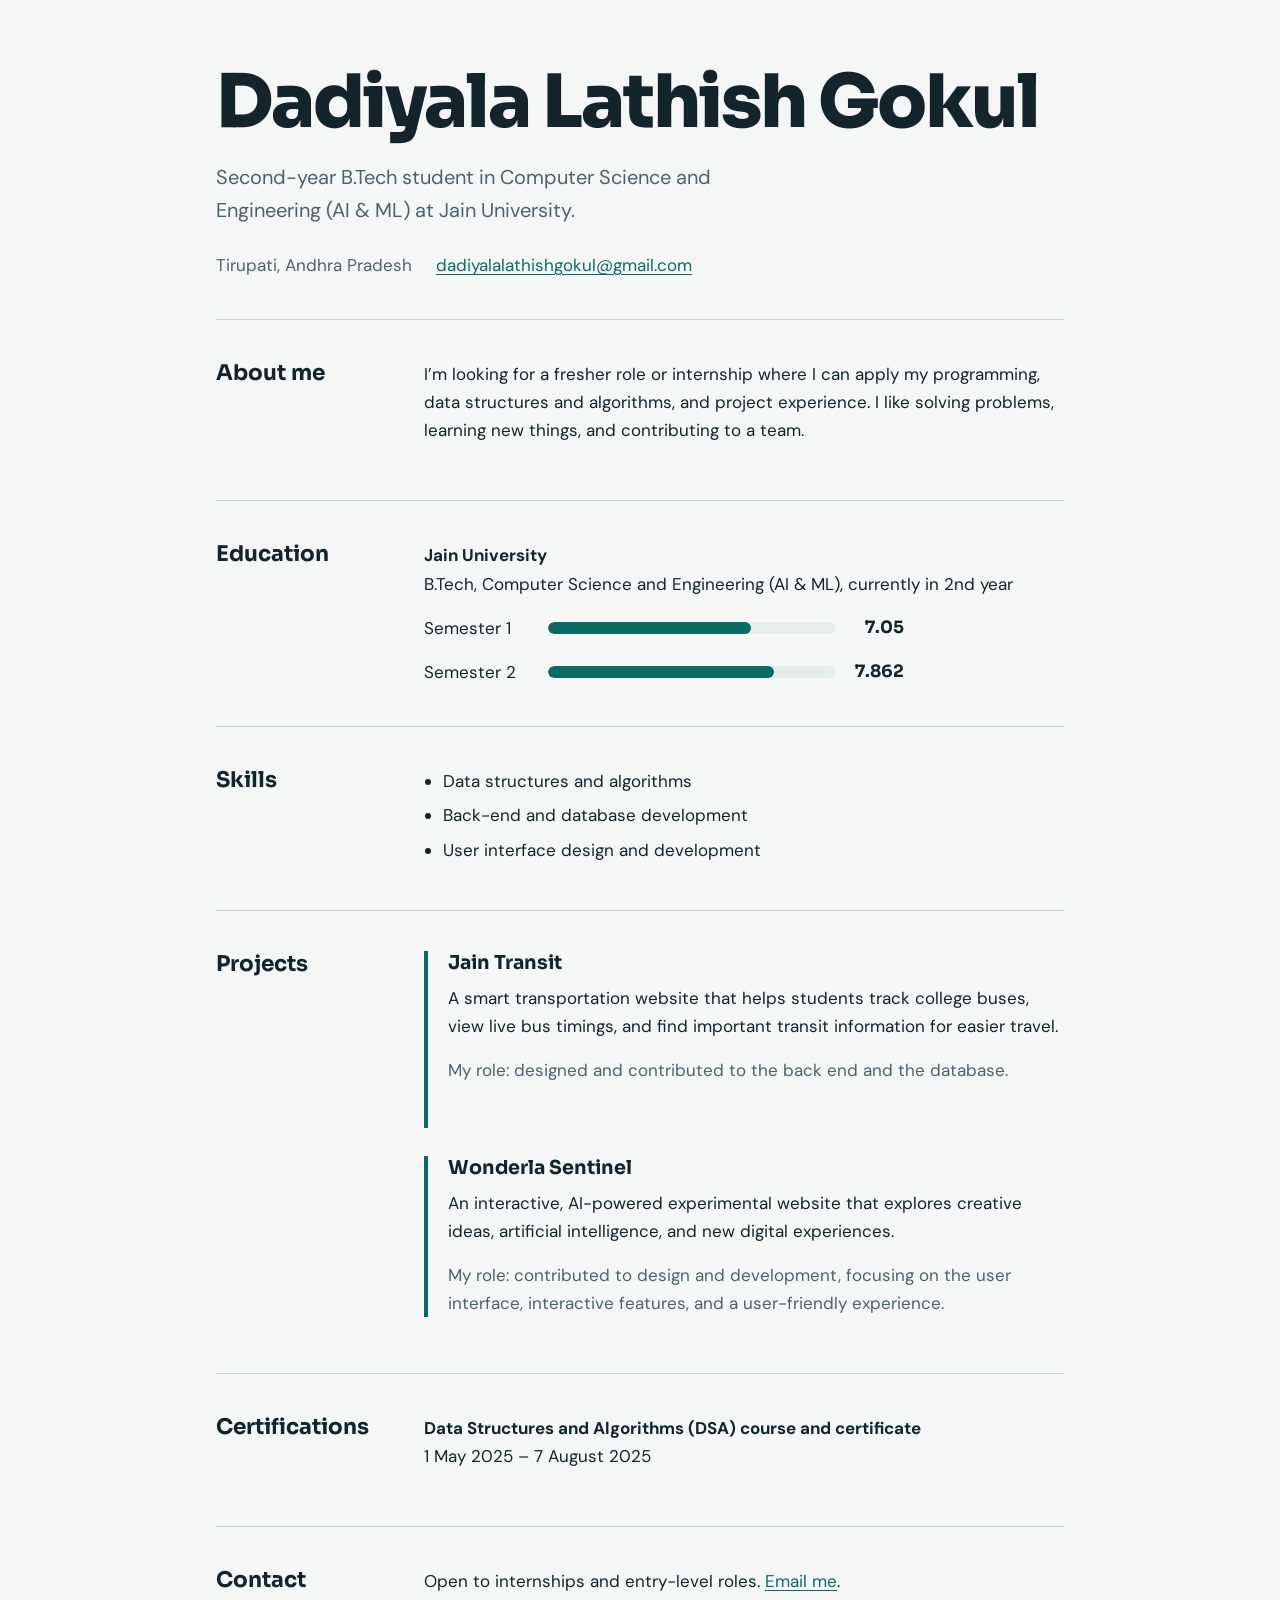
<file: portfolio-python-bundle/index.html>
<!DOCTYPE html>
<html lang="en">
  <head>
    <meta charset="utf-8" />
    <meta name="viewport" content="width=device-width, initial-scale=1, viewport-fit=cover" />
    <title>Dadiyala Lathish Gokul – Portfolio</title>
    <meta name="description" content="Second-year B.Tech student in Computer Science and Engineering (AI &amp; ML) at Jain University." />
    <link rel="preconnect" href="https://fonts.googleapis.com" />
    <link href="https://fonts.googleapis.com/css2?family=Sora:wght@600;700;800&family=DM+Sans:wght@400;500&display=swap" rel="stylesheet" />
    <link rel="stylesheet" href="styles.css" />
    <script type="application/ld+json">
{
  "@context": "https://schema.org",
  "@type": "Person",
  "name": "Dadiyala Lathish Gokul",
  "description": "Second-year B.Tech student in Computer Science and Engineering (AI & ML) at Jain University.",
  "email": "mailto:dadiyalalathishgokul@gmail.com",
  "url": "https://portfolio-lathish.netlify.app",
  "affiliation": {
    "@type": "CollegeOrUniversity",
    "name": "Jain University"
  },
  "knowsAbout": [
    "Data structures and algorithms",
    "Back-end and database development",
    "User interface design and development"
  ]
}
    </script>
  </head>
  <body>
    <main>
      <header>
        <h1>Dadiyala Lathish Gokul</h1>
        <p class="lead">Second-year B.Tech student in Computer Science and Engineering (AI &amp; ML) at Jain University.</p>
        <div class="meta">
          <span>Tirupati, Andhra Pradesh</span>
          <a href="mailto:dadiyalalathishgokul@gmail.com">dadiyalalathishgokul@gmail.com</a>
        </div>
      </header>

      <section>
        <h2>About me</h2>
        <div>
          <p>I’m looking for a fresher role or internship where I can apply my programming, data structures and algorithms, and project experience. I like solving problems, learning new things, and contributing to a team.</p>
        </div>
      </section>

      <section>
        <h2>Education</h2>
        <div>
          <p><strong>Jain University</strong><br />B.Tech, Computer Science and Engineering (AI &amp; ML), currently in 2nd year</p>
          <div class="bars" role="img" aria-label="CGPA changed from 7.05 in Semester 1 to 7.862 in Semester 2, out of 10">
            <div class="bar"><span>Semester 1</span><div class="track"><div class="fill" style="width:70.5%"></div></div><b>7.05</b></div>
            <div class="bar"><span>Semester 2</span><div class="track"><div class="fill" style="width:78.62%"></div></div><b>7.862</b></div>
          </div>
        </div>
      </section>

      <section>
        <h2>Skills</h2>
        <ul>
          <li>Data structures and algorithms</li>
          <li>Back-end and database development</li>
          <li>User interface design and development</li>
        </ul>
      </section>

      <section>
        <h2>Projects</h2>
        <div>
          <article class="project"><h3>Jain Transit</h3><p>A smart transportation website that helps students track college buses, view live bus timings, and find important transit information for easier travel.</p><p class="role">My role: designed and contributed to the back end and the database.</p></article>
          <article class="project"><h3>Wonderla Sentinel</h3><p>An interactive, AI-powered experimental website that explores creative ideas, artificial intelligence, and new digital experiences.</p><p class="role">My role: contributed to design and development, focusing on the user interface, interactive features, and a user-friendly experience.</p></article>
        </div>
      </section>

      <section>
        <h2>Certifications</h2>
        <div>
          <p><strong>Data Structures and Algorithms (DSA) course and certificate</strong><br />1 May 2025 – 7 August 2025</p>
        </div>
      </section>

      <section>
        <h2>Contact</h2>
        <div>
          <p>Open to internships and entry-level roles. <a href="mailto:dadiyalalathishgokul@gmail.com">Email me</a>.</p>
        </div>
      </section>
    </main>
  </body>
</html>
</file>
<file: portfolio-python-bundle/styles.css>
:root {
  --bg: #f4f7f6;
  --surface: #e6eeeb;
  --ink: #13242b;
  --muted: #4d626a;
  --accent: #0b6b62;
  --line: #c3d3ce;
  --head: "Sora", "Trebuchet MS", sans-serif;
  --body: "DM Sans", "Segoe UI", Arial, sans-serif;
  box-sizing: border-box;
  padding-top: env(safe-area-inset-top, 0px);
  padding-bottom: env(safe-area-inset-bottom, 0px);
}

@media (prefers-color-scheme: dark) {
  :root:not([data-theme="light"]) {
    --bg: #0f1b20;
    --surface: #172a31;
    --ink: #e8f0ee;
    --muted: #9bb2ba;
    --accent: #5fd0c3;
    --line: #2a4149;
    color-scheme: dark;
  }
}

:root[data-theme="dark"] {
  --bg: #0f1b20;
  --surface: #172a31;
  --ink: #e8f0ee;
  --muted: #9bb2ba;
  --accent: #5fd0c3;
  --line: #2a4149;
  color-scheme: dark;
}

html {
  scroll-padding-top: env(safe-area-inset-top, 0px);
}

*,
*::before,
*::after {
  box-sizing: border-box;
}

body {
  margin: 0;
  background: var(--bg);
  color: var(--ink);
  font: 400 1.0625rem / 1.65 var(--body);
}

main {
  max-width: 56rem;
  margin: 0 auto;
  padding: 4rem 1.5rem 5rem;
}

h1 {
  font: 800 clamp(2.3rem, 8vw, 4.6rem) / 1.05 var(--head);
  letter-spacing: -0.03em;
  margin: 0 0 1.25rem;
}

h2 {
  font: 700 1.35rem / 1.2 var(--head);
  margin: 0;
}

h3 {
  font: 700 1.2rem / 1.3 var(--head);
  margin: 0 0 0.5rem;
}

p {
  margin: 0 0 1rem;
  max-width: 62ch;
}

a {
  color: var(--accent);
  text-underline-offset: 3px;
}

a:focus-visible {
  outline: 3px solid var(--accent);
  outline-offset: 3px;
}

.lead {
  font-size: 1.25rem;
  color: var(--muted);
  max-width: 40ch;
}

.meta {
  display: flex;
  flex-wrap: wrap;
  gap: 0.5rem 1.5rem;
  margin-top: 1.5rem;
  color: var(--muted);
}

section {
  display: grid;
  grid-template-columns: 11rem 1fr;
  gap: 1rem 2rem;
  padding: 2.5rem 0;
  border-top: 1px solid var(--line);
}

header {
  padding-bottom: 2.5rem;
}

.bars {
  display: grid;
  gap: 1rem;
  max-width: 30rem;
}

.bar {
  display: grid;
  grid-template-columns: 7rem 1fr 3.5rem;
  align-items: center;
  gap: 0.75rem;
}

.track {
  height: 0.75rem;
  background: var(--surface);
  border-radius: 0.4rem;
  overflow: hidden;
}

.fill {
  height: 100%;
  background: var(--accent);
  border-radius: 0.4rem;
}

.bar b {
  font-family: var(--head);
  text-align: right;
}

.project {
  padding: 0 0 1.75rem 1.25rem;
  border-left: 4px solid var(--accent);
  margin-bottom: 1.75rem;
}

.project:last-child {
  margin-bottom: 0;
  padding-bottom: 0;
}

.role {
  color: var(--muted);
}

ul {
  margin: 0;
  padding-left: 1.2rem;
}

li {
  margin-bottom: 0.4rem;
}

@media (max-width: 640px) {
  section {
    grid-template-columns: 1fr;
    gap: 1rem;
  }

  .bar {
    grid-template-columns: 5.5rem 1fr 3rem;
  }
}
</file>
